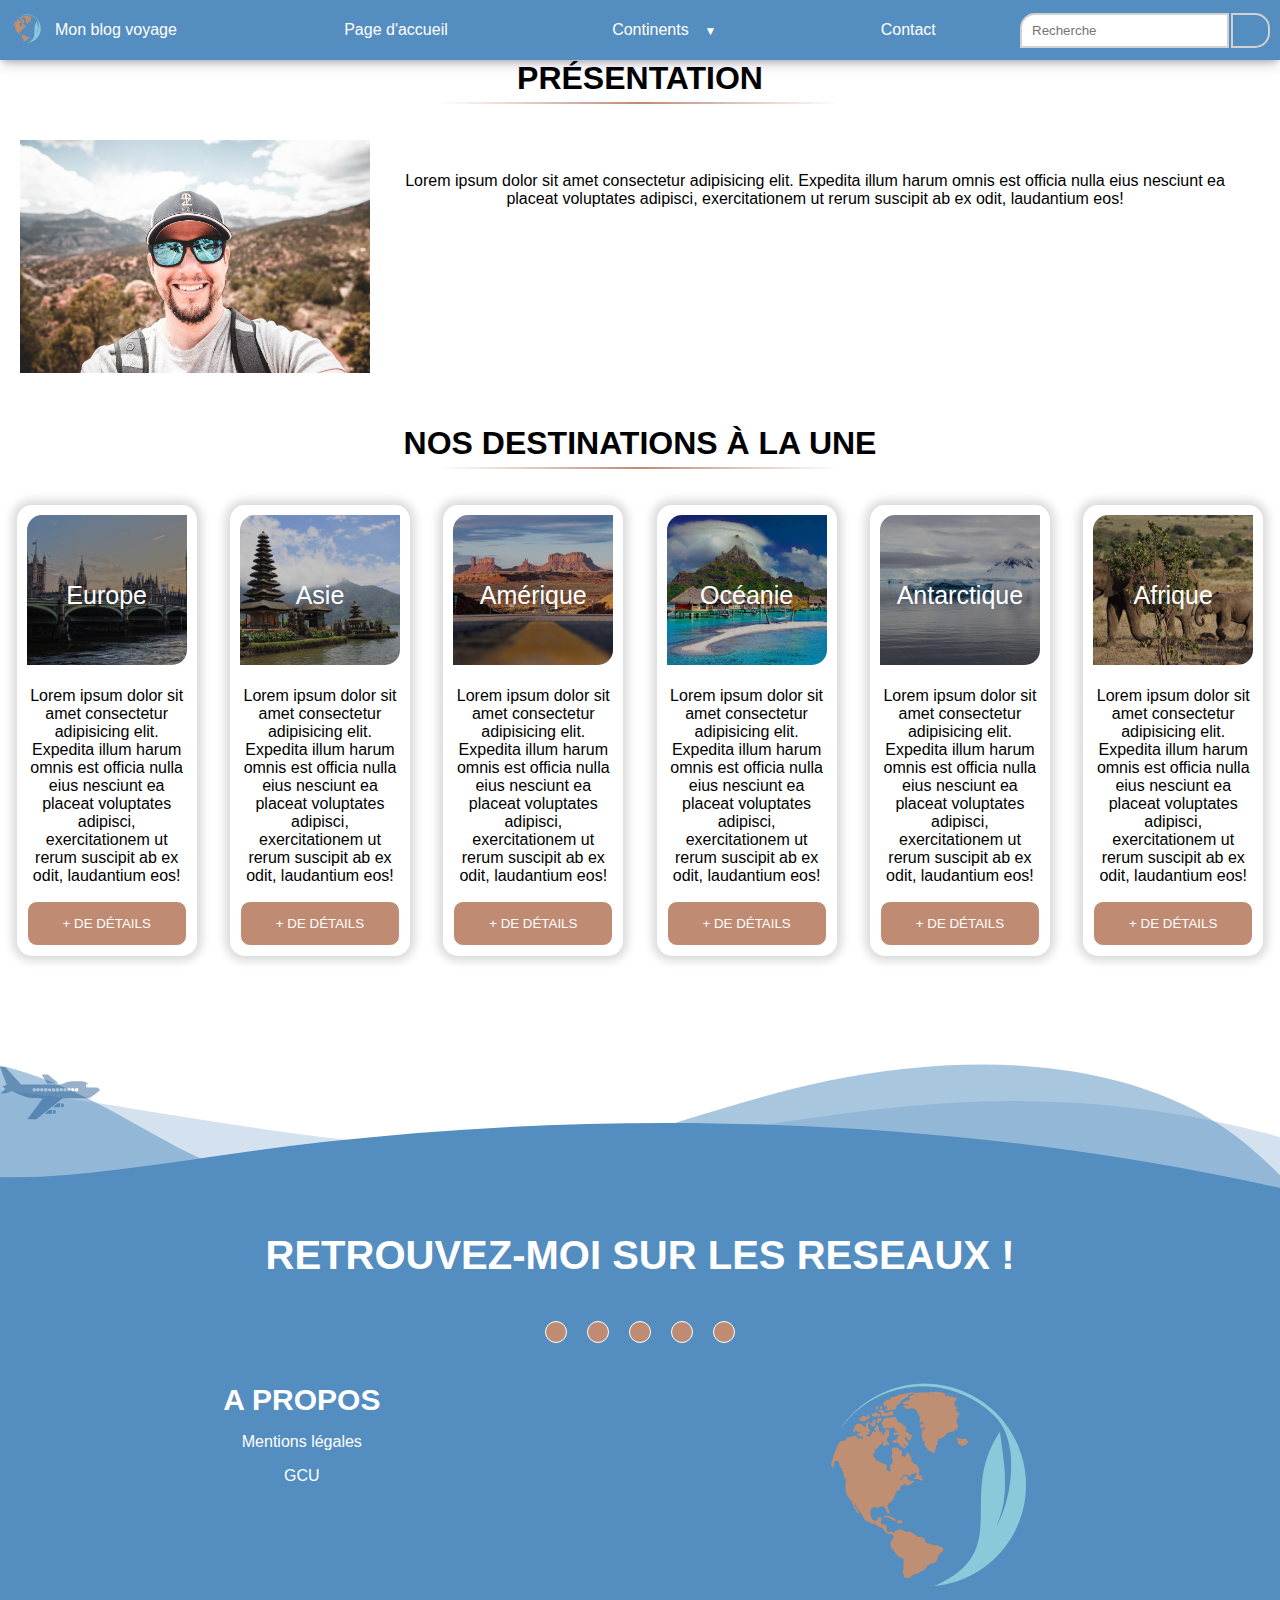
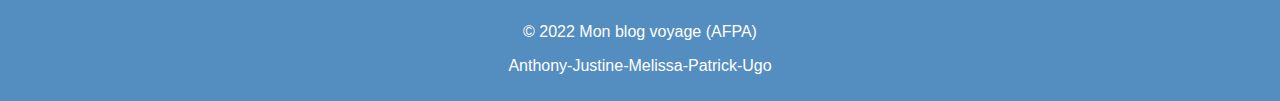
<file: index.html>
<!DOCTYPE html>
<html lang="fr">

<head>
    <meta charset="UTF-8">
    <meta http-equiv="X-UA-Compatible" content="IE=edge">
    <meta name="viewport" content="width=device-width, initial-scale=1.0">
    <link rel="stylesheet" href="https://cdnjs.cloudflare.com/ajax/libs/font-awesome/6.1.1/css/all.min.css"
        integrity="sha512-KfkfwYDsLkIlwQp6LFnl8zNdLGxu9YAA1QvwINks4PhcElQSvqcyVLLD9aMhXd13uQjoXtEKNosOWaZqXgel0g=="
        crossorigin="anonymous" referrerpolicy="no-referrer" />
    <title>Mon blog voyage - Page d'accueil</title>
    <link rel="icon" type="image/png" href="./img/logo.png" />
    <link rel="stylesheet" href="./css/anthony.css">
    <link rel="stylesheet" href="./css/navbar.css">
    <!-- Mélissa -->
    <link rel="stylesheet" href="./css/main.css">
    <!-- Patrick -->
    <link rel="stylesheet" href="./css/footer.css">
</head>

<body>
    <!-- Barre de navigation -->
    <div class="contain-nav">
        <nav>
            <div class="conteneur-left-nav">
                <a href="index.html"><img src="./img/logo.png" alt=""></a>
                <h2>Mon blog voyage</h2>
            </div>
            <div class="conteneur-nav">
                <div class="navbar-mobile">
                    <a href="index.html"><img src="./img/logo.png" alt=""></a>
                    <h2>Mon blog voyage</h2>
                    <label for="mobile">
                        <svg viewBox="0 0 100 80" width="40" height="40">
                            <rect fill="white" width="100" height="20"></rect>
                            <rect fill="white" y="30" width="100" height="20"></rect>
                            <rect fill="white" y="60" width="100" height="20"></rect>
                        </svg>
                    </label>
                </div>
                <input type="checkbox" id="mobile" role="button">
                <ul>
                    <li><a href="#">Page d'accueil</a>
                    <li class="deroulant"><a href="#">Continents &ensp;</a>
                        <ul class="sous">
                            <li><a href="./afrique.html">Afrique</a></li>
                            <li><a href="./amerique.html">Amérique</a></li>
                            <li><a href="./antarctique.html">Antarctique</a></li>
                            <li><a href="./asie.html">Asie</a></li>
                            <li><a href="./europe.html">Europe</a></li>
                            <li><a href="./oceanie.html">Océanie</a></li>
                        </ul>
                    </li>
                    <li><a href="./contact.html">Contact</a>
                </ul>
            </div>
            <div class="conteneur-search">
                <input type="search" name="search" id="" placeholder="Recherche"><i class="fa-solid fa-magnifying-glass"></i>
            </div>
        </nav>
    </div>
    <!-- Barre des réseaux sociaux -->
    <div class="social-container">
        <div class="socialbrand-facebook"><i class="fa-brands fa-facebook fa-xl"></i></div>
        <div class="socialbrand-instagram"><i class="fa-solid fa-camera fa-xl"></i></div>
        <div class="socialbrand-youtube"><i class="fa-solid fa-circle-play fa-xl"></i></div>
        <div class="socialbrand-twitter"><i class="fa-brands fa-twitter fa-xl"></i></div>
        <div class="socialbrand-pinterest"><i class="fa-brands fa-pinterest fa-xl"></i></div>
    </div>
    <!-- Main - Mélissa -->
    <main>
        <div class="bloc-presentation">
            <h3>Présentation</h3>
            <hr class="separator">
            <div class="presentation-contain">
                <img src="./img/profil.jpg" alt="photos_de_plage">
                <div class="presentation-contain-text">
                    <p>Lorem ipsum dolor sit amet consectetur adipisicing elit. Expedita illum harum omnis est officia
                        nulla eius nesciunt ea placeat voluptates adipisci, exercitationem ut rerum suscipit ab ex odit,
                        laudantium eos!</p>
                </div>

            </div>
        </div>
        <!-- Articles -->
        <h3>Nos destinations à la une</h3>
        <hr class="separator">
        <div class="continents">
            <div class="bloc-articles">
                <div class="article-contain">
                    <div class="para">
                        <img src="./img/europe.jpg" alt="photos_de_plage">
                        <p>Europe</p>
                    </div>
                    <div class="article-contain-text">
                        <p>Lorem ipsum dolor sit amet consectetur adipisicing elit. Expedita illum harum omnis est
                            officia
                            nulla eius nesciunt ea placeat voluptates adipisci, exercitationem ut rerum suscipit ab ex
                            odit,
                            laudantium eos!</p>
                    </div>
                    <a href="europe.html"><button type="input">+ de détails</button></a>
                </div>
            </div>
            <div class="bloc-articles">
                <div class="article-contain">
                    <div class="para">
                        <img src="./img/asie.jpg" alt="photos_de_plage">
                        <p>Asie</p>
                    </div>
                    <div class="article-contain-text">
                        <p>Lorem ipsum dolor sit amet consectetur adipisicing elit. Expedita illum harum omnis est
                            officia
                            nulla eius nesciunt ea placeat voluptates adipisci, exercitationem ut rerum suscipit ab ex
                            odit,
                            laudantium eos!</p>
                    </div>
                    <a href="asie.html"><button type="input">+ de détails</button></a>
                </div>
            </div>
            <div class="bloc-articles">
                <div class="article-contain">
                    <div class="para">
                        <img src="./img/amerique.jpg" alt="photos_de_plage">
                        <p>Amérique</p>
                    </div>
                    <div class="article-contain-text">
                        <p>Lorem ipsum dolor sit amet consectetur adipisicing elit. Expedita illum harum omnis est
                            officia
                            nulla eius nesciunt ea placeat voluptates adipisci, exercitationem ut rerum suscipit ab ex
                            odit,
                            laudantium eos!</p>
                    </div>
                    <a href="amerique.html"><button type="input">+ de détails</button></a>
                </div>
            </div>
            <div class="bloc-articles">
                <div class="article-contain">
                    <div class="para">
                        <img src="./img/oceanie.jpg" alt="photos_de_plage">
                        <p>Océanie</p>
                    </div>
                    <div class="article-contain-text">
                        <p>Lorem ipsum dolor sit amet consectetur adipisicing elit. Expedita illum harum omnis est
                            officia
                            nulla eius nesciunt ea placeat voluptates adipisci, exercitationem ut rerum suscipit ab ex
                            odit,
                            laudantium eos!</p>
                    </div>
                    <a href="oceanie.html"><button type="input">+ de détails</button></a>
                </div>
            </div>
            <div class="bloc-articles">
                <div class="article-contain">
                    <div class="para">
                        <img src="./img/antarctique.jpg" alt="photos_de_plage">
                        <p>Antarctique</p>
                    </div>
                    <div class="article-contain-text">
                        <p>Lorem ipsum dolor sit amet consectetur adipisicing elit. Expedita illum harum omnis est
                            officia
                            nulla eius nesciunt ea placeat voluptates adipisci, exercitationem ut rerum suscipit ab
                            ex
                            odit,
                            laudantium eos!</p>
                    </div>
                    <a href="antarctique.html"><button type="input">+ de détails</button></a>
                </div>
            </div>
            <div class="bloc-articles">
                <div class="article-contain">
                    <div class="para">
                        <img src="./img/afrique.jpg" alt="photos_de_plage">
                        <p>Afrique</p>
                    </div>
                    <div class="article-contain-text">
                        <p>Lorem ipsum dolor sit amet consectetur adipisicing elit. Expedita illum harum omnis est
                            officia
                            nulla eius nesciunt ea placeat voluptates adipisci, exercitationem ut rerum suscipit ab
                            ex
                            odit,
                            laudantium eos!</p>
                    </div>
                    <a href="afrique.html"><button type="input">+ de détails</button></a>
                </div>
            </div>
        </div>
    </main>
    <!-- Footer - Patrick -->
    <div class="airplane">
        <svg id="airplane" data-name="Calque 1" xmlns="http://www.w3.org/2000/svg" viewBox="0 0 294.14 154.73">
            <path class="shape-fill"
                d="M96.51,164l.42-.58q21.22-28.83,42.47-57.65c.39-.54.78-1.07.46-1.8a1.23,1.23,0,0,0-1.15-.82l-7.3-.22-12.57-.45c-2.88-.11-5.76-.31-8.63-.37A58.69,58.69,0,0,1,93.51,99c-8.72-2.82-17.28-6.1-25.76-9.56-5.82-2.37-11.6-4.82-17.4-7.24a1.91,1.91,0,0,0-1.45,0c-5.33,1.78-10.64,3.58-16,5.28-2,.64-4.14,1-6.21,1.54a2,2,0,0,1-.34,0L19,88.83c.77-.89,1.41-1.64,2.07-2.39L30,76.28a1.34,1.34,0,0,0-.31-2L26.07,71.4c-.83-.66-1.67-1.31-2.5-2a1,1,0,0,1,.26-1.75l9.33-3.9c1.4-.58,1.64-1.11,1.12-2.5L15.59,11.56l-.2-.58H30.57a1.14,1.14,0,0,1,.94.42L60.89,44.08q7.86,8.73,15.7,17.46a2,2,0,0,0,1.66.74l28.89.12,26.62.12,27.14.11c9.75,0,19.49,0,29.24.17a24.37,24.37,0,0,0,10.41-2.44c3.53-1.55,7-3.11,10.64-4.51a33,33,0,0,1,11-2.09c3.63-.12,7.26-.37,10.89-.52,6.06-.26,12.13-.47,18.2-.17,3,.15,6,.39,9,.75a29.67,29.67,0,0,1,11.52,3.72c1.49.86,3.09,1.54,4.64,2.4-.2,0-.39,0-.59,0h-5.1c-1.28,0-1.75.48-1.75,1.75v7.66c0,1.31.48,1.79,1.77,1.79h28.77a2.26,2.26,0,0,1,1.09.27c2.41,1.43,4.8,2.87,7.17,4.35A6.11,6.11,0,0,1,309.09,77c.53.58.6.89.09,1.48A42.29,42.29,0,0,1,305.8,82a185.16,185.16,0,0,1-14.86,11.75c-3.33,2.45-6.72,4.81-10.05,7.26a5,5,0,0,1-2.83.85c-4.26.27-8.52.58-12.78.71-7.11.22-14.23.39-21.34.46-10.61.1-21.23.1-31.84.14-4,0-8,0-12,0a2.17,2.17,0,0,0-1.26.42q-9.71,7.68-19.38,15.4L147.7,144.27l-26.43,21a1.47,1.47,0,0,1-1.1.37c-3-.23-6-.46-9.07-.67l-7.28-.49Zm76.22-90.93A5.12,5.12,0,0,0,167.49,78a5.17,5.17,0,0,0,10.33.62A5.11,5.11,0,0,0,172.73,73.09Zm-56.79,0a5.18,5.18,0,0,0,0,10.35,5.18,5.18,0,1,0,0-10.35Zm108.28,5.15a5.17,5.17,0,1,0,5.19-5.15A5.12,5.12,0,0,0,224.22,78.23Zm-57.77,0a5.17,5.17,0,0,0-10.33-.07,5.19,5.19,0,0,0,5.2,5.23A5.13,5.13,0,0,0,166.45,78.27Zm51.65-5.18a5.09,5.09,0,0,0-5.17,5.11,5.17,5.17,0,0,0,5.14,5.23,5.22,5.22,0,0,0,5.2-5.15A5.14,5.14,0,0,0,218.1,73.09Zm22.62,0a5.11,5.11,0,0,0-5.14,5.26,5.17,5.17,0,1,0,5.14-5.26Zm-95.88,5.19A5.17,5.17,0,0,0,150,83.43a5.18,5.18,0,1,0,0-10.35A5.1,5.1,0,0,0,144.84,78.27Zm-6.23-5.19a5.11,5.11,0,0,0-5.13,5.27,5.17,5.17,0,1,0,5.13-5.27Zm-11.35,0a5.11,5.11,0,0,0-5.14,5.27,5.17,5.17,0,1,0,5.14-5.27Zm56.73,0a5.11,5.11,0,0,0-5.14,5.27A5.17,5.17,0,1,0,184,73.08Zm11.37,0a5.1,5.1,0,0,0-5.15,5.14,5.17,5.17,0,1,0,5.15-5.14Zm6.21,5.16a5.16,5.16,0,0,0,5.13,5.19,5.17,5.17,0,1,0,0-10.34A5.08,5.08,0,0,0,201.57,78.24Z"
                transform="translate(-15.39 -10.97)" />
            <path class="shape-fill"
                d="M137.51,33.05h.69c6.09,0,12.18,0,18.27,0a1.7,1.7,0,0,1,1,.38Q169.89,44,182.26,54.59l5.64,4.82.48.45c-.2,0-.32,0-.44,0q-16.47,0-32.94-.12a.94.94,0,0,1-.63-.35q-8.34-13-16.65-26C137.66,33.37,137.61,33.25,137.51,33.05Z"
                transform="translate(-15.39 -10.97)" />
            <path class="shape-fill"
                d="M146.45,148.82c.76-.61,1.44-1.17,2.13-1.71q5.86-4.68,11.74-9.33a1.21,1.21,0,0,1,.72-.27c2.86,0,5.72,0,8.58,0a1.32,1.32,0,0,1,.24,0,9.5,9.5,0,0,0,0,11.29Z"
                transform="translate(-15.39 -10.97)" />
            <path class="shape-fill"
                d="M193.64,129.26H171l.87-.71q6.43-5.18,12.88-10.34a1.35,1.35,0,0,1,.71-.29c2.61,0,5.22,0,7.83,0l.31,0A9.47,9.47,0,0,0,193.64,129.26Z"
                transform="translate(-15.39 -10.97)" />
            <path class="shape-fill"
                d="M203.68,123.81a6.25,6.25,0,0,1-1.79,4.28,3.85,3.85,0,0,1-5.74-.18,6.63,6.63,0,0,1-.05-8.55,3.88,3.88,0,0,1,6.13.11A6.74,6.74,0,0,1,203.68,123.81Z"
                transform="translate(-15.39 -10.97)" />
            <path class="shape-fill"
                d="M170.84,143.17a5.92,5.92,0,0,1,2.06-4.76,3.75,3.75,0,0,1,5,.06,6.55,6.55,0,0,1,.1,9.32,3.89,3.89,0,0,1-5.88-.63A6.33,6.33,0,0,1,170.84,143.17Z"
                transform="translate(-15.39 -10.97)" />
        </svg>
    </div>
    <div class="custom-shape-divider-bottom-1654884405">
        <svg data-name="Layer 1" xmlns="http://www.w3.org/2000/svg" viewBox="0 0 1200 120" preserveAspectRatio="none">
            <path
                d="M0,0V46.29c47.79,22.2,103.59,32.17,158,28,70.36-5.37,136.33-33.31,206.8-37.5C438.64,32.43,512.34,53.67,583,72.05c69.27,18,138.3,24.88,209.4,13.08,36.15-6,69.85-17.84,104.45-29.34C989.49,25,1113-14.29,1200,52.47V0Z"
                opacity=".25" class="shape-fill"></path>
            <path
                d="M0,0V15.81C13,36.92,27.64,56.86,47.69,72.05,99.41,111.27,165,111,224.58,91.58c31.15-10.15,60.09-26.07,89.67-39.8,40.92-19,84.73-46,130.83-49.67,36.26-2.85,70.9,9.42,98.6,31.56,31.77,25.39,62.32,62,103.63,73,40.44,10.79,81.35-6.69,119.13-24.28s75.16-39,116.92-43.05c59.73-5.85,113.28,22.88,168.9,38.84,30.2,8.66,59,6.17,87.09-7.5,22.43-10.89,48-26.93,60.65-49.24V0Z"
                opacity=".5" class="shape-fill"></path>
            <path
                d="M0,0V5.63C149.93,59,314.09,71.32,475.83,42.57c43-7.64,84.23-20.12,127.61-26.46,59-8.63,112.48,12.24,165.56,35.4C827.93,77.22,886,95.24,951.2,90c86.53-7,172.46-45.71,248.8-84.81V0Z"
                class="shape-fill"></path>
        </svg>
    </div>
    <footer>
        <h2 class="color ta">RETROUVEZ-MOI SUR LES RESEAUX !</h2>
        <section class="flex jc-c fs-30 icons">
            <i class="fa-brands fa-facebook m-10 border"></i>
            <i class="fa-brands fa-instagram m-10 border"></i>
            <i class="fa-brands fa-twitter m-10 border"></i>
            <i class="fa-brands fa-youtube m-10 border"></i>
            <i class="fa-brands fa-pinterest m-10 border"></i>
        </section>
        <section class="flex jc-sb ta color">
            <div class=" column ">
                <h3>A propos</h3>
                <p>Mentions légales </p>
                <p>GCU</p> 
            </div>
            <div>
               <a href="https://github.com/Shryler/Git-Projet" target="blank"> <img src="./img/logo.png" alt="beau logo"> </a>
            </div>
        </section>
        <div class="color ta">
            <p>&copy; 2022 Mon blog voyage (AFPA) </p>
            <p>Anthony-Justine-Melissa-Patrick-Ugo</p>
        </div>
    </footer>
</body>

</html>
</file>
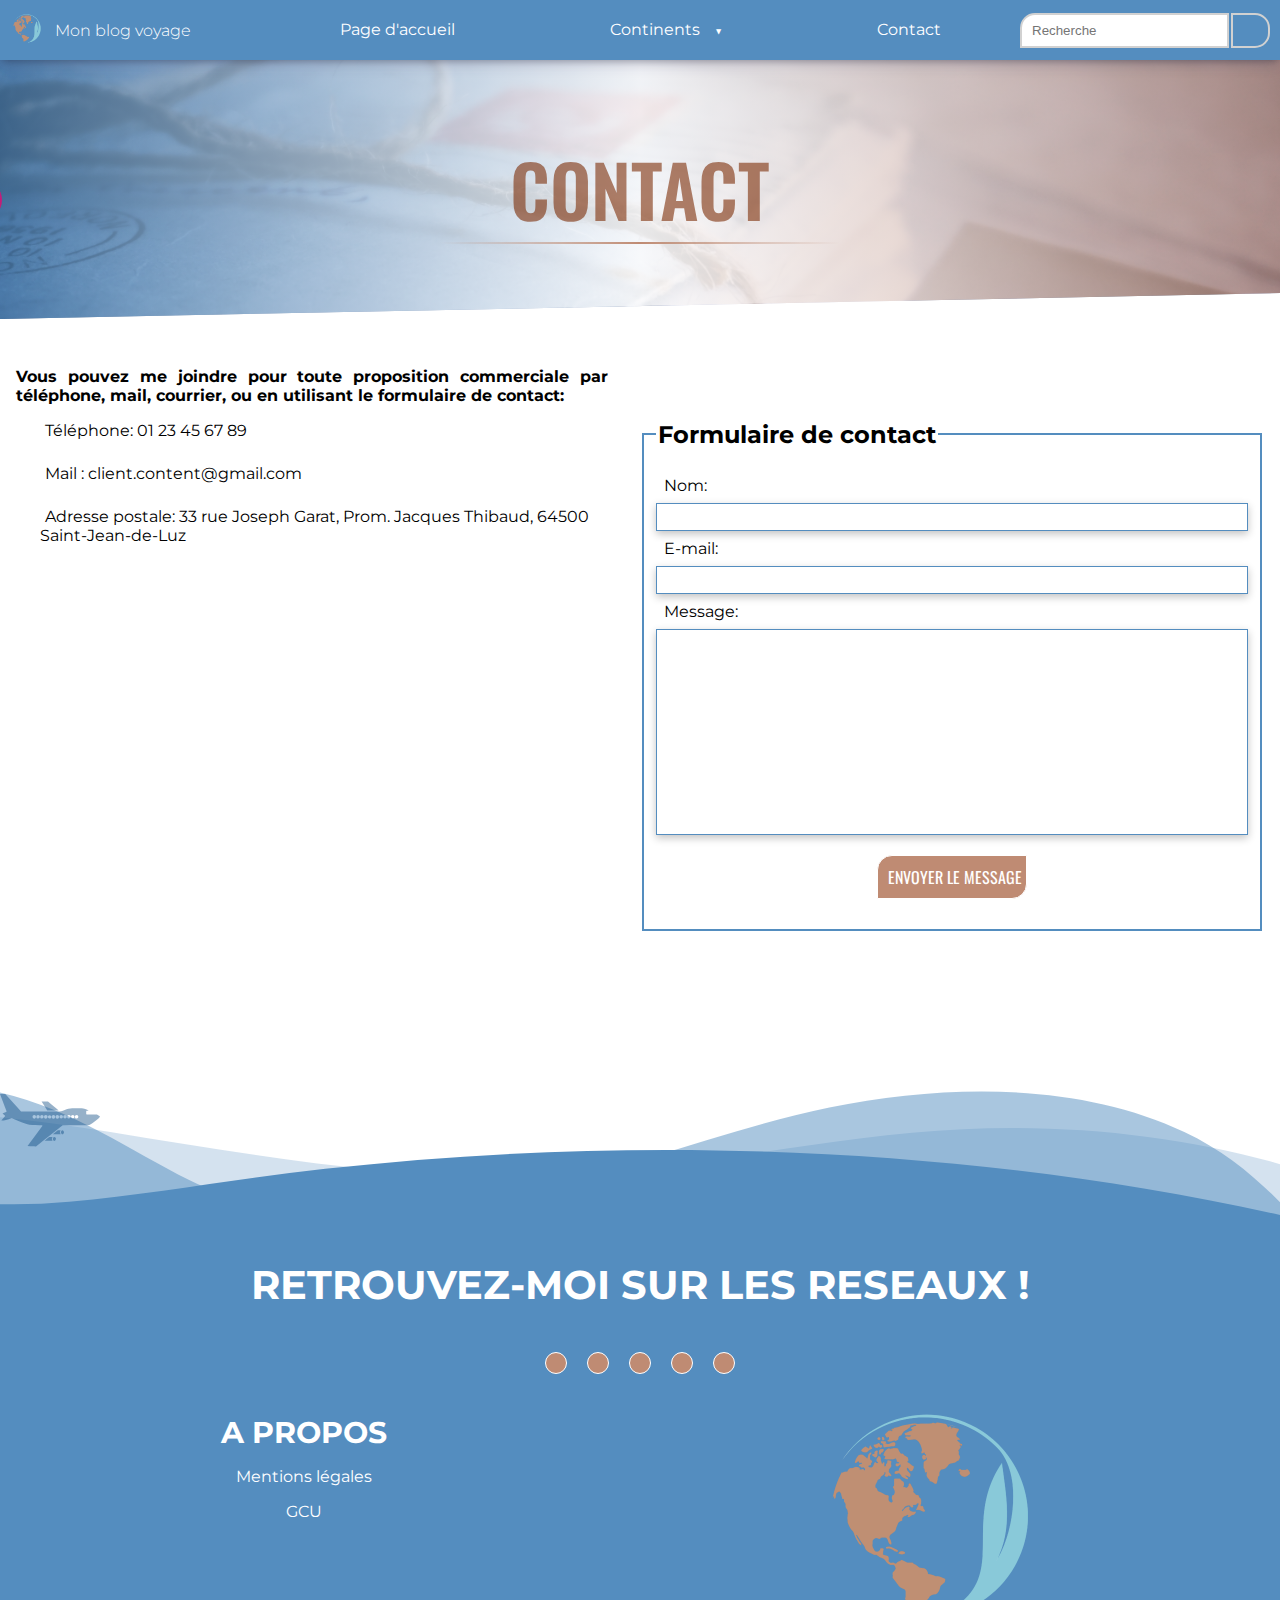
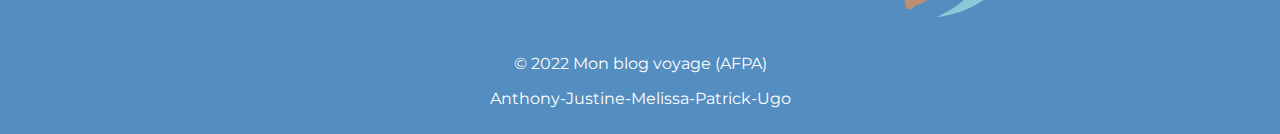
<file: contact.html>
<!DOCTYPE html>
<html lang="fr">

<head>
    <meta charset="UTF-8">
    <meta http-equiv="X-UA-Compatible" content="IE=edge">
    <meta name="viewport" content="width=device-width, initial-scale=1.0">
    <link rel="stylesheet" href="https://cdnjs.cloudflare.com/ajax/libs/font-awesome/6.1.1/css/all.min.css"
        integrity="sha512-KfkfwYDsLkIlwQp6LFnl8zNdLGxu9YAA1QvwINks4PhcElQSvqcyVLLD9aMhXd13uQjoXtEKNosOWaZqXgel0g=="
        crossorigin="anonymous" referrerpolicy="no-referrer" />
        <style>
            @import url('https://fonts.googleapis.com/css2?family=Montserrat&display=swap');
        </style>
        <style>
            @import url('https://fonts.googleapis.com/css2?family=Bad+Script&display=swap');
        </style>
        <style>
            @import url('https://fonts.googleapis.com/css2?family=Oswald&display=swap');
        </style>
    <link rel="icon" type="image/png" href="./img/logo.png" />
    <title>Mon blog voyage - Formulaire de contact</title>
    <link rel="stylesheet" href="./css/anthony.css">
    <link rel="stylesheet" href="./css/navbar.css">
    <!-- Mélissa -->
    <link rel="stylesheet" href="./css/main.css">
    <!-- Patrick -->
    <link rel="stylesheet" href="./css/footer.css">
    <!-- Justine -->
    <link rel="stylesheet" href="./css/contact.css">
</head>

<body>
    <!-- Barre de navigation -->
    <div class="contain-nav">
        <nav>
            <div class="conteneur-left-nav">
                <a href="index.html"><img src="./img/logo.png" alt=""></a>
                <h2>Mon blog voyage</h2>
            </div>
            <div class="conteneur-nav">
                <div class="navbar-mobile">
                    <a href="index.html"><img src="./img/logo.png" alt=""></a>
                    <h2>Mon blog voyage</h2>
                    <label for="mobile">
                        <svg viewBox="0 0 100 80" width="40" height="40">
                            <rect fill="white" width="100" height="20"></rect>
                            <rect fill="white" y="30" width="100" height="20"></rect>
                            <rect fill="white" y="60" width="100" height="20"></rect>
                        </svg>
                    </label>
                </div>
                <input type="checkbox" id="mobile" role="button">
                <ul>
                    <li><a href="index.html">Page d'accueil</a>
                    <li class="deroulant"><a href="#">Continents &ensp;</a>
                        <ul class="sous">
                            <li><a href="./afrique.html">Afrique</a></li>
                            <li><a href="./amerique.html">Amérique</a></li>
                            <li><a href="./antarctique.html">Antarctique</a></li>
                            <li><a href="./asie.html">Asie</a></li>
                            <li><a href="./europe.html">Europe</a></li>
                            <li><a href="./oceanie.html">Océanie</a></li>
                        </ul>
                    </li>
                    <li><a href="./contact.html">Contact</a>
                </ul>
            </div>
            <div class="conteneur-search">
                <input type="search" name="search" id="" placeholder="Recherche"> <i
                    class="fa-solid fa-magnifying-glass"></i>
            </div>
        </nav>
    </div>
    <!-- Barre des réseaux sociaux -->
    <div class="social-container">
        <div class="socialbrand-facebook"><i class="fa-brands fa-facebook fa-xl"></i></div>
        <div class="socialbrand-instagram"><i class="fa-solid fa-camera fa-xl"></i></div>
        <div class="socialbrand-youtube"><i class="fa-solid fa-circle-play fa-xl"></i></div>
        <div class="socialbrand-twitter"><i class="fa-brands fa-twitter fa-xl"></i></div>
        <div class="socialbrand-pinterest"><i class="fa-brands fa-pinterest fa-xl"></i></div>
    </div>
    <!-- Formulaire de contact - Justine -->
    <main>
        <section id="contact-conteneur">
            <div class="titre">
                <h1>Contact</h1>
                <hr class="separator">
            </div>
            
            <div class="coordonnées-et-formulaire">
                <div class="coordonnées">
                    <p>Vous pouvez me joindre pour toute proposition commerciale par téléphone, mail, courrier, ou en
                        utilisant
                        le
                        formulaire de contact:</p>
                    <ul>
                        <li><i class="fa-solid fa-phone icone"></i>  Téléphone: <a href="tel: 01 23 45 67 89">01 23 45 67 89</a>
                        </li>
                        <li><i class="fa-solid fa-at icone"></i>  Mail : <a
                                href="mailto: client.content@gmail.com">client.content@gmail.com</a></li>
                        <li><i class="fa-solid fa-envelope-open-text icone"></i>  Adresse postale: 33 rue Joseph Garat, Prom.
                            Jacques Thibaud, 64500 Saint-Jean-de-Luz</li>
 
                    </ul>
                    <div class="carte">
                    <iframe class="iframe"
                        src="https://www.google.com/maps/embed?pb=!1m18!1m12!1m3!1d3071.901974252471!2d-1.6622204919906403!3d43.38770424840674!2m3!1f0!2f0!3f0!3m2!1i1024!2i768!4f13.1!3m3!1m2!1s0xd5111f1337e39ab%3A0xae123ee215807414!2sH%C3%B4tel%20De%20La%20Plage!5e0!3m2!1sfr!2sfr!4v1654957658613!5m2!1sfr!2sfr"
                        width="600" height="450" style="border:0;" allowfullscreen="" loading="lazy"
                        referrerpolicy="no-referrer-when-downgrade"></iframe></div>
                </div>

                <div class="formulaire-de-contact">
                    <form>
                        <fieldset>
                            <legend class="titre-formulaire">
                                <h2>Formulaire de contact</h2>
                            </legend>
                            <label for="Auteur">Nom:</label>
                            <input type="text" id="Auteur" class="auteur" required>
                            <label for="email">E-mail:</label>
                            <input type="email" id="email" class="email" required>
                            <label for="message">Message:</label>
                            <textarea id="message" class="textarea"></textarea>
                            <input type="submit" id="envoi" class="envoi" Value="Envoyer le message">
                        </fieldset>
                    </form>
                </div>
            </div>
        </section>
    </main>
    <!-- Footer - Patrick -->
    <div class="airplane">
        <svg id="airplane" data-name="Calque 1" xmlns="http://www.w3.org/2000/svg" viewBox="0 0 294.14 154.73">
            <path class="shape-fill"
                d="M96.51,164l.42-.58q21.22-28.83,42.47-57.65c.39-.54.78-1.07.46-1.8a1.23,1.23,0,0,0-1.15-.82l-7.3-.22-12.57-.45c-2.88-.11-5.76-.31-8.63-.37A58.69,58.69,0,0,1,93.51,99c-8.72-2.82-17.28-6.1-25.76-9.56-5.82-2.37-11.6-4.82-17.4-7.24a1.91,1.91,0,0,0-1.45,0c-5.33,1.78-10.64,3.58-16,5.28-2,.64-4.14,1-6.21,1.54a2,2,0,0,1-.34,0L19,88.83c.77-.89,1.41-1.64,2.07-2.39L30,76.28a1.34,1.34,0,0,0-.31-2L26.07,71.4c-.83-.66-1.67-1.31-2.5-2a1,1,0,0,1,.26-1.75l9.33-3.9c1.4-.58,1.64-1.11,1.12-2.5L15.59,11.56l-.2-.58H30.57a1.14,1.14,0,0,1,.94.42L60.89,44.08q7.86,8.73,15.7,17.46a2,2,0,0,0,1.66.74l28.89.12,26.62.12,27.14.11c9.75,0,19.49,0,29.24.17a24.37,24.37,0,0,0,10.41-2.44c3.53-1.55,7-3.11,10.64-4.51a33,33,0,0,1,11-2.09c3.63-.12,7.26-.37,10.89-.52,6.06-.26,12.13-.47,18.2-.17,3,.15,6,.39,9,.75a29.67,29.67,0,0,1,11.52,3.72c1.49.86,3.09,1.54,4.64,2.4-.2,0-.39,0-.59,0h-5.1c-1.28,0-1.75.48-1.75,1.75v7.66c0,1.31.48,1.79,1.77,1.79h28.77a2.26,2.26,0,0,1,1.09.27c2.41,1.43,4.8,2.87,7.17,4.35A6.11,6.11,0,0,1,309.09,77c.53.58.6.89.09,1.48A42.29,42.29,0,0,1,305.8,82a185.16,185.16,0,0,1-14.86,11.75c-3.33,2.45-6.72,4.81-10.05,7.26a5,5,0,0,1-2.83.85c-4.26.27-8.52.58-12.78.71-7.11.22-14.23.39-21.34.46-10.61.1-21.23.1-31.84.14-4,0-8,0-12,0a2.17,2.17,0,0,0-1.26.42q-9.71,7.68-19.38,15.4L147.7,144.27l-26.43,21a1.47,1.47,0,0,1-1.1.37c-3-.23-6-.46-9.07-.67l-7.28-.49Zm76.22-90.93A5.12,5.12,0,0,0,167.49,78a5.17,5.17,0,0,0,10.33.62A5.11,5.11,0,0,0,172.73,73.09Zm-56.79,0a5.18,5.18,0,0,0,0,10.35,5.18,5.18,0,1,0,0-10.35Zm108.28,5.15a5.17,5.17,0,1,0,5.19-5.15A5.12,5.12,0,0,0,224.22,78.23Zm-57.77,0a5.17,5.17,0,0,0-10.33-.07,5.19,5.19,0,0,0,5.2,5.23A5.13,5.13,0,0,0,166.45,78.27Zm51.65-5.18a5.09,5.09,0,0,0-5.17,5.11,5.17,5.17,0,0,0,5.14,5.23,5.22,5.22,0,0,0,5.2-5.15A5.14,5.14,0,0,0,218.1,73.09Zm22.62,0a5.11,5.11,0,0,0-5.14,5.26,5.17,5.17,0,1,0,5.14-5.26Zm-95.88,5.19A5.17,5.17,0,0,0,150,83.43a5.18,5.18,0,1,0,0-10.35A5.1,5.1,0,0,0,144.84,78.27Zm-6.23-5.19a5.11,5.11,0,0,0-5.13,5.27,5.17,5.17,0,1,0,5.13-5.27Zm-11.35,0a5.11,5.11,0,0,0-5.14,5.27,5.17,5.17,0,1,0,5.14-5.27Zm56.73,0a5.11,5.11,0,0,0-5.14,5.27A5.17,5.17,0,1,0,184,73.08Zm11.37,0a5.1,5.1,0,0,0-5.15,5.14,5.17,5.17,0,1,0,5.15-5.14Zm6.21,5.16a5.16,5.16,0,0,0,5.13,5.19,5.17,5.17,0,1,0,0-10.34A5.08,5.08,0,0,0,201.57,78.24Z"
                transform="translate(-15.39 -10.97)" />
            <path class="shape-fill"
                d="M137.51,33.05h.69c6.09,0,12.18,0,18.27,0a1.7,1.7,0,0,1,1,.38Q169.89,44,182.26,54.59l5.64,4.82.48.45c-.2,0-.32,0-.44,0q-16.47,0-32.94-.12a.94.94,0,0,1-.63-.35q-8.34-13-16.65-26C137.66,33.37,137.61,33.25,137.51,33.05Z"
                transform="translate(-15.39 -10.97)" />
            <path class="shape-fill"
                d="M146.45,148.82c.76-.61,1.44-1.17,2.13-1.71q5.86-4.68,11.74-9.33a1.21,1.21,0,0,1,.72-.27c2.86,0,5.72,0,8.58,0a1.32,1.32,0,0,1,.24,0,9.5,9.5,0,0,0,0,11.29Z"
                transform="translate(-15.39 -10.97)" />
            <path class="shape-fill"
                d="M193.64,129.26H171l.87-.71q6.43-5.18,12.88-10.34a1.35,1.35,0,0,1,.71-.29c2.61,0,5.22,0,7.83,0l.31,0A9.47,9.47,0,0,0,193.64,129.26Z"
                transform="translate(-15.39 -10.97)" />
            <path class="shape-fill"
                d="M203.68,123.81a6.25,6.25,0,0,1-1.79,4.28,3.85,3.85,0,0,1-5.74-.18,6.63,6.63,0,0,1-.05-8.55,3.88,3.88,0,0,1,6.13.11A6.74,6.74,0,0,1,203.68,123.81Z"
                transform="translate(-15.39 -10.97)" />
            <path class="shape-fill"
                d="M170.84,143.17a5.92,5.92,0,0,1,2.06-4.76,3.75,3.75,0,0,1,5,.06,6.55,6.55,0,0,1,.1,9.32,3.89,3.89,0,0,1-5.88-.63A6.33,6.33,0,0,1,170.84,143.17Z"
                transform="translate(-15.39 -10.97)" />
        </svg>
    </div>
    <div class="custom-shape-divider-bottom-1654884405">
        <svg data-name="Layer 1" xmlns="http://www.w3.org/2000/svg" viewBox="0 0 1200 120" preserveAspectRatio="none">
            <path
                d="M0,0V46.29c47.79,22.2,103.59,32.17,158,28,70.36-5.37,136.33-33.31,206.8-37.5C438.64,32.43,512.34,53.67,583,72.05c69.27,18,138.3,24.88,209.4,13.08,36.15-6,69.85-17.84,104.45-29.34C989.49,25,1113-14.29,1200,52.47V0Z"
                opacity=".25" class="shape-fill"></path>
            <path
                d="M0,0V15.81C13,36.92,27.64,56.86,47.69,72.05,99.41,111.27,165,111,224.58,91.58c31.15-10.15,60.09-26.07,89.67-39.8,40.92-19,84.73-46,130.83-49.67,36.26-2.85,70.9,9.42,98.6,31.56,31.77,25.39,62.32,62,103.63,73,40.44,10.79,81.35-6.69,119.13-24.28s75.16-39,116.92-43.05c59.73-5.85,113.28,22.88,168.9,38.84,30.2,8.66,59,6.17,87.09-7.5,22.43-10.89,48-26.93,60.65-49.24V0Z"
                opacity=".5" class="shape-fill"></path>
            <path
                d="M0,0V5.63C149.93,59,314.09,71.32,475.83,42.57c43-7.64,84.23-20.12,127.61-26.46,59-8.63,112.48,12.24,165.56,35.4C827.93,77.22,886,95.24,951.2,90c86.53-7,172.46-45.71,248.8-84.81V0Z"
                class="shape-fill"></path>
        </svg>
    </div>
    <footer>
        <h2 class="color ta">RETROUVEZ-MOI SUR LES RESEAUX !</h2>
        <section class="flex jc-c fs-30 icons">
            <i class="fa-brands fa-facebook m-10 border"></i>
            <i class="fa-brands fa-instagram m-10 border"></i>
            <i class="fa-brands fa-twitter m-10 border"></i>
            <i class="fa-brands fa-youtube m-10 border"></i>
            <i class="fa-brands fa-pinterest m-10 border"></i>
        </section>
        <section class="flex jc-sb ta color">
            <div class=" column ">
                <h3>A propos</h3>
                <p>Mentions légales </p>
                <p>GCU</p> 
            </div>
            <div>
               <a href="https://github.com/Shryler/Git-Projet" target="blank"> <img src="./img/logo.png" alt="beau logo"> </a>
            </div>
        </section>
        <div class="color ta">
            <p>&copy; 2022 Mon blog voyage (AFPA) </p>
            <p>Anthony-Justine-Melissa-Patrick-Ugo</p>
        </div>
    </footer>
</body>

</html>
</file>
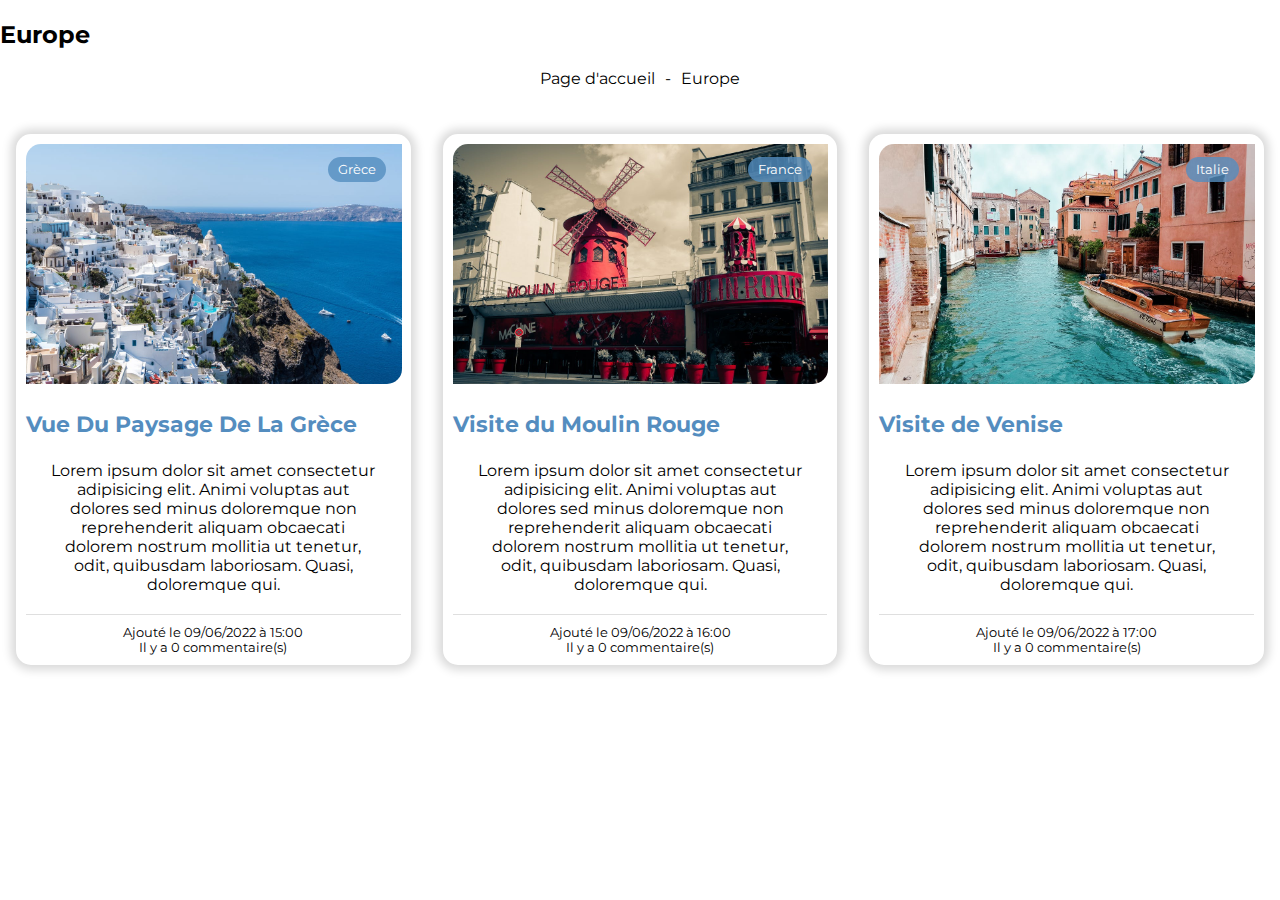
<file: europe.html>
<!DOCTYPE html>
<html lang="fr">
<head>
    <meta charset="UTF-8">
    <meta http-equiv="X-UA-Compatible" content="IE=edge">
    <meta name="viewport" content="width=device-width, initial-scale=1.0">
    <title>Mes voyages sur le continent Européen</title>
    <link rel="stylesheet" href="./css/anthony.css">
    <link rel="stylesheet" href="https://cdnjs.cloudflare.com/ajax/libs/font-awesome/6.1.1/css/all.min.css" integrity="sha512-KfkfwYDsLkIlwQp6LFnl8zNdLGxu9YAA1QvwINks4PhcElQSvqcyVLLD9aMhXd13uQjoXtEKNosOWaZqXgel0g==" crossorigin="anonymous" referrerpolicy="no-referrer" />
    <style>
        @import url('https://fonts.googleapis.com/css2?family=Montserrat&display=swap');
        </style>
</head>
<body>
    <main>
        <h2>Europe</h2>
        <p class="filariane"><a href="index.html">Page d'accueil</a> - <a href="europe.html">Europe</a></p>
        <container>
        <div class="container">
            <a href="article.html" target="_blank">
            <div class="article">
                    <div class="img-article"><img src="./img/europe-1.jpeg" alt="">
                        <p>Grèce</p>
                    </div>
                    <div class="description">
                        <h3>Vue Du Paysage De La Grèce</h3>
                        <p>Lorem ipsum dolor sit amet consectetur adipisicing elit. Animi voluptas aut dolores sed minus doloremque non reprehenderit aliquam obcaecati dolorem nostrum mollitia ut tenetur, odit, quibusdam laboriosam. Quasi, doloremque qui.</p>
                    </div>
                <div class="datecomment">
                    <div class="datecomment-date">Ajouté le 09/06/2022 à 15:00</div>
                    <div class="datecomment-comment">Il y a 0 commentaire(s)</div>
                </div>
            </div>
        </a>
        </div>
        <div class="container">
            <a href="article.html" target="_blank">
            <div class="article">
                    <div class="img-article"><img src="./img/europe-france.jpeg" alt="">
                        <p>France</p>
                    </div>
                <div class="description">
                    <h3>Visite du Moulin Rouge</h3>
                    <p>Lorem ipsum dolor sit amet consectetur adipisicing elit. Animi voluptas aut dolores sed minus doloremque non reprehenderit aliquam obcaecati dolorem nostrum mollitia ut tenetur, odit, quibusdam laboriosam. Quasi, doloremque qui.</p>
                </div>
                <div class="datecomment">
                    <div class="datecomment-date">Ajouté le 09/06/2022 à 16:00</div>
                    <div class="datecomment-comment">Il y a 0 commentaire(s)</div>
                </div>
            </div>
        </a>
        </div>
        <div class="container">
            <a href="article.html" target="_blank">
            <div class="article">
                    <div class="img-article"><img src="./img/europe-italie.jpeg" alt="">
                        <p>Italie</p>
                    </div>
                    <div class="description">
                        <h3>Visite de Venise</h3>
                        <p>Lorem ipsum dolor sit amet consectetur adipisicing elit. Animi voluptas aut dolores sed minus doloremque non reprehenderit aliquam obcaecati dolorem nostrum mollitia ut tenetur, odit, quibusdam laboriosam. Quasi, doloremque qui.</p>
                    </div>
                <div class="datecomment">
                    <div class="datecomment-date">Ajouté le 09/06/2022 à 17:00</div>
                    <div class="datecomment-comment">Il y a 0 commentaire(s)</div>
                </div>
            </div>
        </a>
        </div>
        </container>
    </main>
</body>
</html>
</file>
<file: css/anthony.css>
/* Color Theme Swatches in Hex */
/* 
color: #548DBF; 
color: #6AB9D9; 
color: #82C9D9; 
color: #BF8F73; 
color: #73463C;  
*/

/* Color Theme Swatches in RGBA */
/* 
color: rgba(84, 141, 191, 1);
color: rgba(106, 185, 216, 1);
color: rgba(130, 200, 216, 1);
color: rgba(191, 142, 114, 1); 
color: rgba(114, 69, 59, 1);  */

.disclaimer {
    display: none;
}

body {
    margin: 0 auto;
    font-family: 'Montserrat', sans-serif;
}

* {
    text-decoration: none;
}

a {
    color: black;
}

/* main h2 {
    text-align: center;
    color: white;
    padding: 2rem;
    background-color: #548DBF;
} */
.head-titre-continent {
    text-align: center;
    padding: 150px 0;
    background: linear-gradient(0.25turn, #548dbf91, #ffffffe6, #bf8b737b), url(../img/destination.jpeg);
    background-position: center;
    background-size: cover;
    background-attachment: fixed;
    background-repeat: no-repeat;
    clip-path: polygon(0 0, 100% 0, 100% 90%, 0 100%);
}

.titre-continent {
    font-family: "Oswald", Sans-serif;
    font-size: 4.5rem;
    font-weight: 600;
    margin: 0;
    color: #7a270095;
    text-transform: uppercase;
}

.sous-titre-continent {
    font-family: "Bad Script", cursive;
    font-size: 40px;
    max-width: 800px;
    padding-top: 20px;
    margin: 0 auto;
    text-shadow: 1px 1px 2px rgba(0, 0, 0, 0.5);
}

.head-titre-continent p {
    max-width: 800px;
    margin: 0 auto;
}

.filariane {
    display: flex;
    margin: 0 auto;
    max-width: 1280px;
    flex-direction: row;
    justify-content: center;
    align-items: center;
    flex-wrap: wrap;
}

.filariane a {
    padding: 0 10px;

}

.filariane a:hover {
    text-decoration: underline;
}

.filariane i {
    color: #548DBF;
}

.separator {
    margin: 0 auto;
    border: 0;
    max-width: 400px;
    height: 2px;
    background: rgb(0, 0, 0);
    background: linear-gradient(90deg, rgba(0, 0, 0, 0) 0%, #bf8b73 50%, rgba(0, 0, 0, 0) 100%);
}

container {
    display: flex;
    flex-direction: row;
    flex-wrap: wrap;
    max-width: 1280px;
    margin: 30px auto;
}

.container {
    flex: 33.33%;
}

.article {
    display: flex;
    flex-direction: column;
    margin: 1rem;
    max-width: 1280px;
    background-color: white;
    padding: 10px;
    border-radius: 15px;
    -webkit-box-shadow: 0 0 10px 5px rgb(0 0 0 / 15%);
    box-shadow: 0 0 10px 5px rgb(0 0 0 / 15%);
    transition: transform 0.3s;
}
.article .description h3 {
    font-size:1.4rem;
}

.article:hover {
    transform: scale(1.05);
}

.img-article {
    position: relative;
}

.img-article img {
    width: calc(100% + 1px);
    height: 240px;
    border-radius: 15px 0px;
}

.img-article p {
    font-size: 0.8rem;
    position: absolute;
    top: 0;
    right: 15px;
    padding: 5px 10px;
    color: white;
    border-radius: 20px;
    background-color: rgba(84, 141, 191, 0.8)
}

.description p {
    margin: 20px;
    text-align: center;
}

.description h3 {
    color: #548DBF;
}

/* ----------------------------------- */
/* ----------- Page Article ---------- */
/* ----------------------------------- */

.container-article {
    max-width: 1280px;
    margin: 20px auto;
    padding:0 20px;
    display: grid;
    grid-template-columns: 1fr 1fr 1fr;
    grid-template-rows: 100px 1fr;
    gap: 0px 20px;
    grid-template-areas:
        "titre-container-article titre-container-article titre-container-article"
        "left-container-article left-container-article right-container-article";
}

.titre-container-article {
    grid-area: titre-container-article;
}


.left-container-article {
    grid-area: left-container-article;
}

.container-article img {
    width: 100%;
}

.right-container-article {
    grid-area: right-container-article;
}

/* ----------------------------------- */
/* --- Page Article - Aside (Right) -- */
/* ----------------------------------- */

.contain-right-container:last-of-type {
    position:sticky;
    top:70px;
}

.contain-right-container h3 {
    font-size:1rem;
    margin-top:0;
}
.contain-right-container img {
    margin:10px 0;
}

.cr-last-articles {
    display:flex;
}
.cr-la-items {
    display: flex;
    flex-direction: row;
    flex-wrap: wrap;
    justify-content: space-around;
    align-content: center;
}

.cr-la-items p {
    flex:1;
}
.cr-la-items-img {
    max-width: 47%;
    cursor:pointer;
    position:relative;
}
.cr-la-items-img img {
    filter: brightness(60%);
    border-radius:15px 0;
    transition: all 0.3s;
    margin-bottom: 0;
}
.cr-la-items-img img:hover {
    filter: brightness(90%);
    transform:scale(1.05);
    border-radius:15px 0;
}
.cr-la-items-img p {
    cursor: context-menu;
    position:absolute;
    top:50%;
    left:50%;
    transform:translate(-50%, -50%);
    margin:0;
    color:white;
}


/* ----------------------------------- */
/* --- Page Article - Commentaires --- */
/* ----------------------------------- */
.datecomment {
    font-size: 0.8rem;
    padding-top: 10px;
    text-align: center;
    border-top: 1px solid #dfdfdf;
    display: flex;
    flex-direction: column;
}

.view-comment {
    text-align: center;
}
.view-comment::first-letter {
    color:#548DBF;
}

.commentaire {
    text-align: center;
    margin: 0 auto;
    color: rgb(0, 0, 0);
}

.commentaire h3, .view-comment h3 {
    color: black;
    font-size: 1.3rem;
}

.form-example {
    display: flex;
    flex-direction: column;
    max-width: 100%;
    margin: 0.5rem auto;
}

.form-input {
    display: flex;
    flex-direction: column;
    width: 100%;
    margin: 0.5rem auto;
}

.form-example label {
    padding-bottom: 5px;
    font-size: 0.8rem;
    text-align: left;
}

.form-example-submit {
    margin: 15px auto 0px auto;
}

textarea {
    height: 10rem;
    resize: none;
    border: 1px solid #6AB9D9;
    box-shadow: rgb(0 0 0 / 24%) 0px 3px 8px;
}

input:focus-visible,
textarea {
    outline: none;
}

input[type=text],
input[type=email] {
    height: 1.5rem;
    border: 1px solid #6AB9D9;
    box-shadow: rgb(0 0 0 / 24%) 0px 3px 8px;
}

input[type=submit] {
    height: 2.8rem;
    width: 150px;
    font-family: "Oswald", Sans-serif;
    text-transform: uppercase;
    font-weight: 400;
    font-size: 1.1rem;
    text-align: center;
    border: 1px solid white;
    border-radius: 15px 0;
    margin: 20px auto;
    color: white;
    cursor: pointer;
    padding: 0 10px;
    transition: background-color 0.3s;
    background-color: #bf8b73;
}

input[type=submit]:hover {
    background-color: #73463C;
}

.btn-article {
    width: 80px;
    margin: 0 auto;
}

/* Menu Réseaux sociaux */

.social-container {
    width: fit-content;
    position: fixed;
    top: 25vh;
    z-index: 999;
}

/* Facebook */

.socialbrand-facebook i::before {
    display: flex;
    cursor: pointer;
    position: relative;
    overflow: hidden;
    height: 40px;
    width: 40px;
    color: white;
    border-radius: 0 50% 50% 0;
    background-color: #3b5998;
    box-shadow: rgb(0 0 0 / 50%) 0px 3px 8px;
    align-items: center;
    margin-bottom: 5px;
    justify-content: center;
}

.socialbrand-facebook::after {
    display: flex;
    position: absolute;
    align-items: center;
    content: "Facebook";
    text-shadow: rgb(0 0 0 / 24%) 0px 3px 8px;
    padding-left: 50px;
    color: white;
    padding-right: 20px;
    margin-top: -45px;
    height: 40px;
    border-radius: 0 20px 20px 0;
    background-color: #3b5998;
    transform: translateX(-150px);
    z-index: -1;
}

.socialbrand-facebook:hover::after {
    animation: 0.3s cubic-bezier(.58, 0, .42, 1) btn-social forwards;
}

@keyframes btn-social {
    0% {
        transform: translateX(-150px);
    }

    100% {
        transform: translateX(0px);
    }
}

/* Instagram */

.socialbrand-instagram i::before {
    display: flex;
    cursor: pointer;
    position: relative;
    overflow: hidden;
    height: 40px;
    width: 40px;
    color: white;
    border-radius: 0 50% 50% 0;
    box-shadow: rgb(0 0 0 / 50%) 0px 3px 8px;
    background: #f09433;
    background: -moz-linear-gradient(45deg, #f09433 0%, #e6683c 25%, #dc2743 50%, #cc2366 75%, #bc1888 100%);
    background: -webkit-linear-gradient(45deg, #f09433 0%, #e6683c 25%, #dc2743 50%, #cc2366 75%, #bc1888 100%);
    background: linear-gradient(45deg, #f09433 0%, #e6683c 25%, #dc2743 50%, #cc2366 75%, #bc1888 100%);
    align-items: center;
    margin-bottom: 5px;
    justify-content: center;
}

.socialbrand-instagram::after {
    display: flex;
    position: absolute;
    align-items: center;
    content: "Instagram";
    text-shadow: rgb(0 0 0 / 24%) 0px 3px 8px;
    padding-left: 50px;
    color: white;
    padding-right: 20px;
    margin-top: -45px;
    height: 40px;
    border-radius: 0 20px 20px 0;
    background: #f09433;
    background: -moz-linear-gradient(45deg, #f09433 0%, #e6683c 25%, #dc2743 50%, #cc2366 75%, #bc1888 100%);
    background: -webkit-linear-gradient(45deg, #f09433 0%, #e6683c 25%, #dc2743 50%, #cc2366 75%, #bc1888 100%);
    background: linear-gradient(45deg, #f09433 0%, #e6683c 25%, #dc2743 50%, #cc2366 75%, #bc1888 100%);
    transform: translateX(-150px);
    z-index: -1;
}

.socialbrand-instagram:hover::after {
    animation: 0.3s cubic-bezier(.58, 0, .42, 1) btn-social forwards;
}

/* Youtube */

.socialbrand-youtube i::before {
    display: flex;
    cursor: pointer;
    position: relative;
    overflow: hidden;
    height: 40px;
    width: 40px;
    color: white;
    border-radius: 0 50% 50% 0;
    box-shadow: rgb(0 0 0 / 50%) 0px 3px 8px;
    background: #FF0000;
    align-items: center;
    margin-bottom: 5px;
    justify-content: center;
}

.socialbrand-youtube::after {
    display: flex;
    position: absolute;
    align-items: center;
    content: "Youtube";
    text-shadow: rgb(0 0 0 / 24%) 0px 3px 8px;
    padding-left: 50px;
    color: white;
    padding-right: 20px;
    margin-top: -45px;
    height: 40px;
    border-radius: 0 20px 20px 0;
    background: #FF0000;
    transform: translateX(-150px);
    z-index: -1;
}

.socialbrand-youtube:hover::after {
    animation: 0.3s cubic-bezier(.58, 0, .42, 1) btn-social forwards;
}

/* twitter */

.socialbrand-twitter i::before {
    display: flex;
    cursor: pointer;
    position: relative;
    overflow: hidden;
    height: 40px;
    width: 40px;
    color: white;
    border-radius: 0 50% 50% 0;
    box-shadow: rgb(0 0 0 / 50%) 0px 3px 8px;
    background: #1DA1F2;
    align-items: center;
    margin-bottom: 5px;
    justify-content: center;
}

.socialbrand-twitter::after {
    display: flex;
    position: absolute;
    align-items: center;
    content: "Twitter";
    text-shadow: rgb(0 0 0 / 24%) 0px 3px 8px;
    padding-left: 50px;
    color: rgb(255, 255, 255);
    padding-right: 20px;
    margin-top: -45px;
    height: 40px;
    border-radius: 0 20px 20px 0;
    background: #1DA1F2;
    transform: translateX(-150px);
    z-index: -1;
}

.socialbrand-twitter:hover::after {
    animation: 0.3s cubic-bezier(.58, 0, .42, 1) btn-social forwards;
}

/* Pinterest */

.socialbrand-pinterest i::before {
    display: flex;
    cursor: pointer;
    position: relative;
    overflow: hidden;
    height: 40px;
    width: 40px;
    color: white;
    border-radius: 0 50% 50% 0;
    box-shadow: rgb(0 0 0 / 50%) 0px 3px 8px;
    background: #E60023;
    align-items: center;
    margin-bottom: 5px;
    justify-content: center;
}

.socialbrand-pinterest::after {
    display: flex;
    position: absolute;
    align-items: center;
    content: "Pinterest";
    text-shadow: rgb(0 0 0 / 24%) 0px 3px 8px;
    padding-left: 50px;
    color: white;
    padding-right: 20px;
    margin-top: -45px;
    height: 40px;
    border-radius: 0 20px 20px 0;
    background: #E60023;
    transform: translateX(-150px);
    z-index: -1;
}

.socialbrand-pinterest:hover::after {
    animation: 0.3s cubic-bezier(.58, 0, .42, 1) btn-social forwards;
}

@media screen and (max-width:960px) {
    .social-container {
        display: none;
    }
    .container-article {
        max-width: 1280px;
        margin: 20px auto;
        padding:0 20px;
        display: grid;
        grid-template-columns: 1fr 1fr 1fr;
        grid-template-rows: 100px 1fr;
        gap: 0px 20px;
        grid-template-areas:
            "titre-container-article titre-container-article titre-container-article"
            "left-container-article left-container-article left-container-article";
    }
    .right-container-article {
        display:none;
    }

    .container {
        flex: 50%;
    }
}

@media screen and (max-width:640px) {
    .container {
        flex: 100%;
    }

    .head-titre-continent {
        padding: 50px 0;
        font-size: 1rem;
    }

    .titre-continent {
        font-size: 4rem;
    }

    .sous-titre-continent {
        font-size: 1.5rem;
    }

    .filariane {
        margin: 20px auto 0px auto;
    }

    main h3 {
        font-size: 1.4rem;
    }
}
</file>
<file: css/navbar.css>
nav {
    width: 100%;
    margin: 0 auto;
    position: fixed;
    color: white;
    background-color: #548DBF;
    top: 0px;
    display: flex;
    align-items: baseline;
    z-index: 999;
}

.conteneur-left-nav {
    flex: 1;
    display: flex;
    padding-left: 10px;
    align-items: center;
}

.conteneur-left-nav img {
    height: 35px;
}

.conteneur-left-nav h2 {
    padding-left: 10px;
    margin: 0;
    font-size: 1rem;
    font-weight: 300;
}

.navbar-mobile h2 {
    padding:22px 5px;
    margin: 0;
    font-size: 1rem;
    font-weight: 300;
    top: 35%;
}

.navbar-mobile a img {
    height:50px;
    padding-left: 10px;
    padding-top: -10px;
    margin-top: -5px;
}

.navbar-mobile {
    display: flex;
}

.conteneur-nav {
    position: absolute;
    flex: 1;
    width: 100%;
}

nav input[type=checkbox] {
    display: none;
}

.navbar-mobile {
    width: 100%;
    height: 64px;
    background-color: #548DBF;
}

nav label {
    display: inline-block;
    width: 50px;
    position: fixed;
    right: 0;
    padding: 10px 0px;
}

nav ul {
    display: none;
    list-style-type: none;
    background-color: #548DBF;
    padding: 0;
}

nav input[type=checkbox]:checked+ul {
    display: flex;
    flex-flow: column wrap;
    margin: 0;
}

nav ul li {
    flex: 1 1 auto;
    text-align: center;
}

nav>div>ul>li>a {
    color: white;
}

nav a {
    display: block;
    text-decoration: none;
    color: black;
    padding: 10px 0px;
}

.sous {
    display: flex;
    flex-flow: column wrap;
    padding: 0;
    z-index: 1000;
}

.sous li {
    flex: 1 1 auto;
    text-align: left;
}

.sous a {
    text-align: center;
    padding: 10px;
    background-color: RGBa(200, 200, 200, 0.8);
}


@media screen and (min-width: 980px) {
    #nav {
        background-color: #548DBF;
        overflow: hidden;
    }

    .conteneur-search {
        display:flex;
        align-items: center;
        flex: 1;
        text-align: end;
        padding-right: 10px;
    }

    .conteneur-search input {
        height: 35px;
        width:100%;
        margin:0 10px;
        border: 2px solid rgb(209, 209, 209);
        border-radius: 15px 0 0 0;
        margin: 0 2px;
        padding-left:10px;
    }
    .conteneur-search i {
        height: 31px;
        width: 30px;
        display: flex;
        border: 2px solid rgb(209, 209, 209);
        border-radius: 0 15px 15px 0;
        padding:0 5px;
        cursor:pointer;
        align-items: center;
        transition: background-color 0.3s;
        justify-content: space-evenly;
    }
    .conteneur-search i:hover {
        background-color:rgb(209, 209, 209);
        color:#548DBF;
    }
    .navbar-mobile {
        display: none;
    }

    .contain-nav {
        background-color: #548DBF;
        height: 60px;
        width: 100%;
        display: flex;
        position: fixed;
        justify-content: space-around;
        top: 0;
        box-shadow: rgba(50, 50, 93, 0.25) 0px 6px 12px -2px, rgba(0, 0, 0, 0.3) 0px 3px 7px -3px;
        z-index: 999;
    }

    nav {
        max-width: 1280px;
        margin: 0 auto;
        text-align: center;
        align-items: center;
        z-index: 999;
    }

    .conteneur-nav {
        position: static;
        flex:3;
    }

    .conteneur-nav label,
    .conteneur-nav input {
        display: none;
    }

    nav input[type=checkbox]:checked+ul,
    nav ul {
        display: flex;
        flex-flow: row wrap;
        margin: 0;
    }

    nav ul li {
        position: relative;
        background-color: #548DBF;
    }

    nav>div>ul>li>a {
        color: white;
    }

    nav a {
        border-bottom: 1px solid transparent;
        transition: transform 0.5s;
    }

    .sous {
        display: none;
        box-shadow: 0px 1px 2px #CCC;
        background-color: white;
        position: absolute;
        width: 100%;
        box-shadow: rgba(0, 0, 0, 0.24) 0px 3px 8px;
    }

    nav>div>ul li:hover .sous {
        display: flex;
        flex-flow: column wrap;
    }

    .sous a {
        border-bottom: none;
        background-color: white;
    }

    .sous a:hover {
        border-bottom: none;
        background-color: RGBa(200, 200, 200, 0.1);
    }

    .deroulant>a::after {
        content: " ▼";
        font-size: 12px;
    }
}

.conteneur-contenu {
    margin: 50px 20px;
    height: 1500px;
}
</file>
<file: css/main.css>
main {
    margin-top: 60px;
}
img {
    object-fit: cover;
}

/* Présentation */
.presentation-contain{
    display:flex;
    flex-direction:row;
    justify-content: space-around;
    max-width: 1280px;
    margin: 1rem auto;
    flex-wrap: wrap;
    padding: 20px;
}
.presentation-contain-text{
    flex:2;
}
.presentation-contain img{
    max-width: 350px;
}
.presentation-img {
    flex:1;
    display: flex;
    justify-content: center;
}
.btn-presentation{
    width: 200px;
    cursor: pointer;
    border-radius: 10px;
}


button{
    height: 2.8rem;
    text-align: center;
    text-transform: uppercase;
    border-radius: 10px;
    margin: 0 auto;
    color: white;
    cursor:pointer;
    transition: background-color 0.3s;
    border: 1px solid white;
    width: 100%;
    background-color: #bf8b73;
}
button:hover{
    background-color: #73463C; 
}
.bloc-presentation h3{
    text-transform: uppercase;
    text-align: center;
}

/* Article */

.bloc-articles {
    width: 160px;
    background-color: white;
    margin: 1rem auto;
    padding: 10px;
    border-radius: 15px;
    -webkit-box-shadow: 0 0 10px 5px rgb(0 0 0 / 15%);
    box-shadow: 0 0 10px 5px rgb(0 0 0 / 15%);
}

.article-contain {
    width:160px;
}
.presentation-contain-text{
    
    padding: 1rem;
    text-align: center;

}

.continents{
    display: flex;
    flex-direction: row;
    flex-wrap: wrap;
    max-width: 1280px;
    margin: 20px auto;
}

.para img{
    width: calc(100%);
    height: 150px;
    cursor: pointer;
}
.para{
    position: relative;
 
    font-size: 25px;
    color:white;
    
   
}
.para img{
    filter: brightness(76%);
    -webkit-filter: brightness(76%);
    -moz-filter: brightness(76%);
    border-radius: 15px 0px;
}
.article-contain-text{
    text-align: center;
}

.para p{
    position: absolute;
    top:35%;
    left:50%;
    transform: translate(-50%, -50%);
      
}
h3{
    text-transform: uppercase;
    text-align: center;
    margin-bottom:5px;
    font-size: 2rem;
}

/*Mélissa css*/
</file>
<file: css/footer.css>
footer{
    background-color: #548DBF;
    max-width: 100%;
    margin-top: -5px;
    padding: 10px;
    
}

footer h2{
    font-size:40px;
}
footer h3{
    font-size: 30px;
}
.color{
    color: white;
}
.flex{

    display: flex;
}
.flex-r{
    display: flex;
    flex-direction: row;
}

.jc-sb{
    justify-content: space-around;
}
.jc-c{

    justify-content: center;
}
.ai-b
{
    align-items: baseline;
}

.fs-30{
    font-size: 30px;
}

.m-10{
    margin: 10px;
}

.icons{
    color:white;
    cursor: pointer;
}

footer i{
    padding: 10px;
}

.border{
    border: 1px solid;
    border-radius: 50%;
    background-color: #bf8b73;
    transition: background-color 0.3s;
}
.border:hover{
    background-color: #73463C; 
}

.ta{
    text-align: center;
    
}

footer img{
    width:250px;
    
}

@media screen and (max-width:960px) {
    footer img {
        display: none;
    }
    .jc-sb{
        justify-content: center;
    }
}
.custom-shape-divider-bottom-1654884405 {
    bottom: 0;
    left: 0;
    width: 100%;
    overflow: hidden;
    line-height: 0;
    transform: rotate(180deg);
}

.custom-shape-divider-bottom-1654884405 svg {
    position: relative;
    display: block;
    width: calc(188% + 1.3px);
    height: 150px;
}

.custom-shape-divider-bottom-1654884405 .shape-fill {
    fill: #548DBF;
}

.airplane svg {
    width:100px;
    bottom:-75px;
    display:block;
    position:relative;
    left:0;
    z-index: 1;
    animation: 12s linear infinite airplane;
}

.airplane .shape-fill {
    fill: #00427b69;
}

@keyframes airplane {
    0% {
        transform: translateX(-100px);
    }
    100% {
        transform: translateX(95vw);
    }
}
</file>
<file: css/contact.css>
#contact-conteneur h1 {
    font-family: "Oswald", Sans-serif;
    font-size: 2rem;
    font-weight: 600;
    margin: 0;
    color: #7a270095;
    text-transform: uppercase;
}

#contact-conteneur .ul{
    margin: 0 auto;
}
#contact-conteneur .coordonnées li {
    margin: 0px;
    margin-bottom: 1.5rem;
}

#contact-conteneur {
    display: flex;
    flex-direction: column;
    width: 100%;
    align-items: center;
    max-width: 1280px;
    margin: 0 auto;
    
}

#contact-conteneur .coordonnées-et-formulaire{
    display: flex;
    flex-direction: column;
    justify-content: center;
    align-items: center;
}
#contact-conteneur .separator {
    margin: 0 auto;
    border: 0;
    max-width: 400px;
    height: 2px;
    background: rgb(0, 0, 0);
    background: linear-gradient(90deg, rgba(0, 0, 0, 0) 0%, #bf8b73 50%, rgba(0, 0, 0, 0) 100%);
}

#contact-conteneur .coordonnées {
    width: 100%;
    flex: 1;
    margin-top: 2rem;
}

#contact-conteneur .titre {
    text-align: center;
    color: white;
    background: linear-gradient(0.25turn, #548dbfad, #ffffffe6, #bf8b73ad), url(../img/lettres.jpg);
    background-size: cover;
    opacity: 100% ;
    margin: 0px;
    width: 100%;
    clip-path: polygon(0 0, 100% 0, 100% 90%, 0 100%);
    padding: 25px 0;
}

#contact-conteneur p {
    display: block;
    font-size: 1rem;
    margin-block-start: 0.83rem;
    margin-block-end: 0.83rem;
    margin-inline-start: 0px;
    margin-inline-end: 0px;
    font-weight: bold;
    margin: 1rem 1rem 1rem 1rem;
    text-align: justify;
}

#contact-conteneur ul {
    align-self: flex-start;
    list-style: none;
    margin: 0px;
}

.icone{
    margin-right: 5px;
}

#contact-conteneur .carte{
    display: none;

}

#contact-conteneur .formulaire-de-contact {
    align-self: auto;
    margin: 0 auto;
    flex: 1;
    width: 90%;
    margin-top : 1rem;

}


#contact-conteneur .formulaire-de-contact fieldset {
    display: flex;
    flex-direction: column;
    border-color: #548DBF;
    border-style: solid;
}


#contact-conteneur .formulaire-de-contact h2{
    margin-block: 0.83rem;
  
}
/* 548DBF  == bleu */
/* #73463C == marron */

#contact-conteneur .formulaire-de-contact fieldset .auteur {
    border-color: #548DBF;
    border-style: solid;
    border-width: thin;
}

#contact-conteneur .formulaire-de-contact fieldset .auteur:focus {
    background-color: #82C9D9;
    outline-style: none;
}

#contact-conteneur .formulaire-de-contact fieldset .email {
    border-color: #548DBF;
    border-style: solid;
    border-width: thin;
}

#contact-conteneur .formulaire-de-contact fieldset .email:focus {
    background-color: #82C9D9;
    outline-style: none;
}

/* input[type=email]{
    background-color: #82C9D9 !important;
} */

#contact-conteneur .formulaire-de-contact fieldset label {
    padding: 0.5rem;
}

#contact-conteneur .formulaire-de-contact .envoi {
    height: 2.8rem;
    width: 150px;
    font-family: "Oswald", Sans-serif;
    text-transform: uppercase;
    font-weight: 400;
    font-size: 1rem;
    text-align: center;
    border: 1px solid white;
    border-radius: 15px 0;
    margin: 20px auto;
    color: white;
    cursor: pointer;
    padding: 0 10px;
    transition: background-color 0.3s;
    background-color: #bf8b73;
}

#contact-conteneur .textarea {
    width: auto;
    height: 200px;
    border-color: #548DBF;
    border-style: solid;
    border-width: thin;
}

#contact-conteneur .textarea:focus {
    outline-style: none;
}

#contact-conteneur .titre-formulaire {
    font-size: 1rem;
}

@media only screen and (min-width: 460px) {
        #contact-conteneur .coordonnées-et-formulaire{
            display: flex;
            flex-direction: row;
            flex-wrap: wrap;
        }
        #contact-conteneur .titre {
            padding: 75px 0;}

            #contact-conteneur h1 {
                font-size: 4.5rem;
            }


      #contact-conteneur .formulaire-de-contact{
        min-width: 500px;
        margin: 1rem;
      }                  
      #contact-conteneur .coordonnées-et-formulaire .carte{
        display: flex;
        flex-direction: row;
        justify-content: center;
        max-height: 70%;
        margin-left: 1rem;}

        #contact-conteneur .formulaire-de-contact .envoi{
            font-size: inherit;
        }
}
</file>
